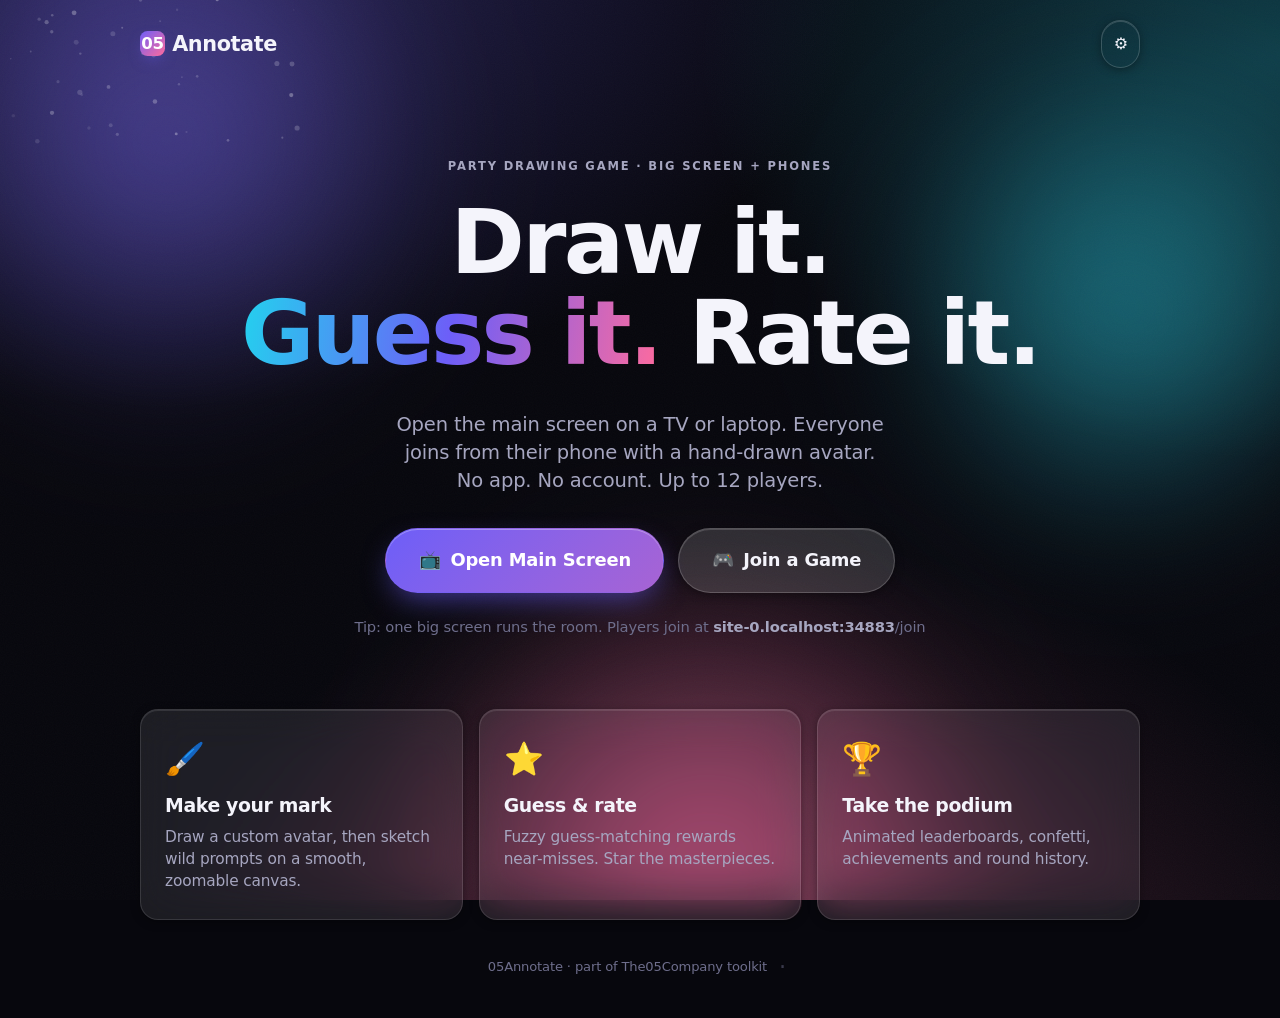
<file: index.html>
<!DOCTYPE html>
<html lang="en" data-theme="dark">
<head>
  <meta charset="UTF-8" />
  <meta name="viewport" content="width=device-width, initial-scale=1, viewport-fit=cover, maximum-scale=5" />
  <meta name="theme-color" content="#07070d" />
  <meta name="description" content="05Annotate — a premium party drawing & guessing game. Big screen plus phones. No app, no account." />
  <meta name="apple-mobile-web-app-capable" content="yes" />
  <meta name="apple-mobile-web-app-status-bar-style" content="black-translucent" />
  <title>05Annotate — draw, guess, laugh</title>
  <link rel="icon" href="icon.svg" type="image/svg+xml" />
  <link rel="manifest" href="manifest.webmanifest" />
  <link rel="stylesheet" href="base.css" />
  <link rel="stylesheet" href="home.css" />
</head>
<body>
  <div class="bg" aria-hidden="true">
    <div class="bg__blob a"></div><div class="bg__blob b"></div><div class="bg__blob c"></div>
  </div>
  <canvas class="particles" id="particles" aria-hidden="true"></canvas>

  <main class="home">
    <header class="home__top rise">
      <a class="wordmark home__logo" href="./" aria-label="05Annotate home">
        <span class="o5">05</span><span>Annotate</span>
      </a>
      <button class="btn btn--ghost btn--icon" id="settingsBtn" aria-label="Settings" title="Settings">⚙︎</button>
    </header>

    <section class="hero">
      <p class="eyebrow rise d1">Party drawing game · big screen + phones</p>
      <h1 class="hero__title display rise d1">
        Draw it.<br><span class="gradient-text">Guess it.</span> Rate it.
      </h1>
      <p class="hero__sub muted rise d2">
        Open the main screen on a TV or laptop. Everyone joins from their phone with a
        hand-drawn avatar. No app. No account. Up to 12 players.
      </p>

      <div class="hero__cta rise d3">
        <a class="btn btn--primary btn--lg" href="main.html">
          <span aria-hidden="true">📺</span> Open Main Screen
        </a>
        <a class="btn btn--lg" href="join.html">
          <span aria-hidden="true">🎮</span> Join a Game
        </a>
      </div>

      <p class="hero__hint faint rise d4">
        Tip: one big screen runs the room. Players join at
        <strong id="joinHost">this site</strong><span>/join</span>
      </p>
    </section>

    <section class="home__cards">
      <article class="card feature rise" style="--i:0">
        <div class="feature__icon">🖌️</div>
        <h3>Make your mark</h3>
        <p class="muted">Draw a custom avatar, then sketch wild prompts on a smooth, zoomable canvas.</p>
      </article>
      <article class="card feature rise" style="--i:1">
        <div class="feature__icon">⭐</div>
        <h3>Guess &amp; rate</h3>
        <p class="muted">Fuzzy guess-matching rewards near-misses. Star the masterpieces.</p>
      </article>
      <article class="card feature rise" style="--i:2">
        <div class="feature__icon">🏆</div>
        <h3>Take the podium</h3>
        <p class="muted">Animated leaderboards, confetti, achievements and round history.</p>
      </article>
    </section>

    <section class="card stats-peek" id="statsPeek" hidden>
      <h3 class="stats-peek__title">Your stats</h3>
      <div class="stats-grid" id="statsGrid"></div>
      <div class="achv-row" id="achvRow"></div>
    </section>

    <footer class="home__foot faint">
      <span>05Annotate · part of The05Company toolkit</span>
      <button class="linklike" id="eggBtn" aria-label="?">·</button>
    </footer>
  </main>

  <!-- Settings sheet -->
  <div class="sheet-scrim" id="settingsScrim" hidden></div>
  <aside class="sheet glass" id="settingsSheet" role="dialog" aria-modal="true" aria-label="Settings" hidden>
    <div class="sheet__grab"></div>
    <h2 class="sheet__title">Settings</h2>
    <div class="sheet__row">
      <span>Appearance</span>
      <div class="seg" id="themeSeg" role="group" aria-label="Theme">
        <button data-theme="dark" class="seg__btn">Dark</button>
        <button data-theme="light" class="seg__btn">Light</button>
      </div>
    </div>
    <label class="sheet__row"><span>Sound effects</span>
      <span class="switch"><input type="checkbox" id="setSound"><span class="switch__track"><span class="switch__thumb"></span></span></span></label>
    <label class="sheet__row"><span>Background music <small class="faint">(main screen)</small></span>
      <span class="switch"><input type="checkbox" id="setMusic"><span class="switch__track"><span class="switch__thumb"></span></span></span></label>
    <label class="sheet__row"><span>Haptics</span>
      <span class="switch"><input type="checkbox" id="setHaptics"><span class="switch__track"><span class="switch__thumb"></span></span></span></label>
    <label class="sheet__row"><span>Motion &amp; animation</span>
      <span class="switch"><input type="checkbox" id="setMotion"><span class="switch__track"><span class="switch__thumb"></span></span></span></label>
    <label class="sheet__row"><span>Performance mode <small class="faint">(less blur)</small></span>
      <span class="switch"><input type="checkbox" id="setPerf"><span class="switch__track"><span class="switch__thumb"></span></span></span></label>
    <button class="btn btn--ghost btn--block" id="resetData">Reset local stats</button>
    <button class="btn btn--block" id="closeSettings">Done</button>
  </aside>

  <script src="util.js"></script>
  <script src="store.js"></script>
  <script src="audio.js"></script>
  <script src="confetti.js"></script>
  <script src="home.js"></script>
</body>
</html>
</file>
<file: base.css>
/* ============================================================================
   05Annotate — base.css
   Shared design system: tokens, themes, glass surfaces, typography, controls.
   Apple-inspired: depth, blur, spring motion, restraint.
   ========================================================================== */

/* ----- Design tokens ----------------------------------------------------- */
:root {
  /* Brand / accents */
  --brand:        #6d5ef8;   /* electric indigo  */
  --brand-2:      #22d3ee;   /* cyan             */
  --brand-3:      #ff6b9d;   /* coral pink       */
  --brand-warm:   #fb923c;   /* warm amber       */
  --good:         #34d399;
  --bad:          #fb7185;
  --star:         #ffd84d;

  /* Dark theme surfaces (default) */
  --bg-0:         #07070d;
  --bg-1:         #0b0b14;
  --bg-2:         #11111d;
  --text:         #f4f4fb;
  --text-dim:     #a6a6c0;
  --text-faint:   #6e6e8c;
  --line:         rgba(255,255,255,.10);
  --line-strong:  rgba(255,255,255,.18);

  /* Glass */
  --glass:        rgba(255,255,255,.055);
  --glass-2:      rgba(255,255,255,.085);
  --glass-hi:     rgba(255,255,255,.14);
  --glass-blur:   22px;
  --glass-border: rgba(255,255,255,.12);
  --shadow-sm:    0 2px 10px rgba(0,0,0,.35);
  --shadow:       0 18px 50px -12px rgba(0,0,0,.6);
  --shadow-lg:    0 40px 90px -20px rgba(0,0,0,.7);

  /* Type */
  --font: "SF Pro Display", "SF Pro Text", -apple-system, BlinkMacSystemFont,
          "Segoe UI", system-ui, "Helvetica Neue", Arial, sans-serif;
  --font-round: ui-rounded, "SF Pro Rounded", var(--font);
  --mono: "SF Mono", ui-monospace, "JetBrains Mono", Menlo, Consolas, monospace;

  /* Radii */
  --r-sm: 12px;
  --r:    18px;
  --r-lg: 26px;
  --r-xl: 34px;
  --r-pill: 999px;

  /* Motion — spring-ish cubic beziers */
  --ease:        cubic-bezier(.4, .0, .2, 1);
  --spring:      cubic-bezier(.34, 1.56, .64, 1);    /* overshoot */
  --spring-soft: cubic-bezier(.22, 1, .36, 1);
  --t-fast: .16s;
  --t:      .28s;
  --t-slow: .5s;

  /* Layout */
  --pad: clamp(16px, 4vw, 40px);
  --safe-b: env(safe-area-inset-bottom, 0px);
  --safe-t: env(safe-area-inset-top, 0px);
}

/* Light theme */
:root[data-theme="light"] {
  --bg-0:   #eef0f7;
  --bg-1:   #f6f7fb;
  --bg-2:   #ffffff;
  --text:   #14141f;
  --text-dim:   #545473;
  --text-faint: #8a8aa6;
  --line:        rgba(20,20,40,.10);
  --line-strong: rgba(20,20,40,.16);
  --glass:        rgba(255,255,255,.6);
  --glass-2:      rgba(255,255,255,.75);
  --glass-hi:     rgba(255,255,255,.92);
  --glass-border: rgba(255,255,255,.7);
  --shadow-sm:    0 2px 10px rgba(40,40,80,.12);
  --shadow:       0 18px 50px -12px rgba(60,60,110,.22);
  --shadow-lg:    0 40px 90px -20px rgba(60,60,110,.28);
}

/* ----- Reset ------------------------------------------------------------- */
*, *::before, *::after { box-sizing: border-box; }
* { margin: 0; -webkit-tap-highlight-color: transparent; }
html { -webkit-text-size-adjust: 100%; text-size-adjust: 100%; }

html, body { height: 100%; }
body {
  font-family: var(--font);
  color: var(--text);
  background: var(--bg-0);
  line-height: 1.45;
  letter-spacing: -0.01em;
  -webkit-font-smoothing: antialiased;
  text-rendering: optimizeLegibility;
  overflow-x: hidden;
  overscroll-behavior: none;
}

img, canvas, svg { display: block; max-width: 100%; }
button, input, textarea, select { font: inherit; color: inherit; }
button { cursor: pointer; border: 0; background: none; }
a { color: var(--brand-2); text-decoration: none; }
::selection { background: var(--brand); color: #fff; }

/* ----- Aurora / stage background ---------------------------------------- */
.bg {
  position: fixed; inset: 0; z-index: -2;
  background:
    radial-gradient(1200px 800px at 12% -8%, color-mix(in srgb, var(--brand) 32%, transparent), transparent 60%),
    radial-gradient(1000px 700px at 100% 6%, color-mix(in srgb, var(--brand-2) 26%, transparent), transparent 58%),
    radial-gradient(1100px 900px at 60% 120%, color-mix(in srgb, var(--brand-3) 24%, transparent), transparent 60%),
    var(--bg-0);
  overflow: hidden;
}
.bg__blob {
  position: absolute; border-radius: 50%;
  filter: blur(60px); opacity: .5; mix-blend-mode: screen;
  animation: drift 26s var(--ease) infinite alternate;
  will-change: transform;
}
:root[data-theme="light"] .bg__blob { mix-blend-mode: multiply; opacity: .35; }
.bg__blob.a { width: 46vmax; height: 46vmax; left: -10vmax; top: -12vmax;
  background: radial-gradient(circle, var(--brand), transparent 70%); }
.bg__blob.b { width: 40vmax; height: 40vmax; right: -8vmax; top: 4vmax;
  background: radial-gradient(circle, var(--brand-2), transparent 70%); animation-duration: 32s; }
.bg__blob.c { width: 50vmax; height: 50vmax; left: 30vmax; bottom: -22vmax;
  background: radial-gradient(circle, var(--brand-3), transparent 70%); animation-duration: 38s; }
@keyframes drift {
  0%   { transform: translate3d(0,0,0) scale(1); }
  100% { transform: translate3d(6vmax,4vmax,0) scale(1.18); }
}
/* Grain to kill banding */
.bg::after {
  content: ""; position: absolute; inset: 0; opacity: .03; pointer-events: none;
  background-image: url("data:image/svg+xml,%3Csvg xmlns='http://www.w3.org/2000/svg' width='80' height='80'%3E%3Cfilter id='n'%3E%3CfeTurbulence type='fractalNoise' baseFrequency='.9' numOctaves='2'/%3E%3C/filter%3E%3Crect width='100%25' height='100%25' filter='url(%23n)'/%3E%3C/svg%3E");
}

/* ----- Glass surface ----------------------------------------------------- */
.glass {
  background: var(--glass);
  border: 1px solid var(--glass-border);
  backdrop-filter: blur(var(--glass-blur)) saturate(160%);
  -webkit-backdrop-filter: blur(var(--glass-blur)) saturate(160%);
  box-shadow: var(--shadow), inset 0 1px 0 rgba(255,255,255,.14);
  border-radius: var(--r-lg);
}
.card {
  background: var(--glass-2);
  border: 1px solid var(--glass-border);
  backdrop-filter: blur(var(--glass-blur)) saturate(150%);
  -webkit-backdrop-filter: blur(var(--glass-blur)) saturate(150%);
  border-radius: var(--r);
  box-shadow: var(--shadow-sm), inset 0 1px 0 rgba(255,255,255,.1);
}

/* ----- Typography helpers ------------------------------------------------ */
.display {
  font-family: var(--font-round);
  font-weight: 800; letter-spacing: -0.03em; line-height: 1.02;
}
.eyebrow {
  font-size: .72rem; font-weight: 700; letter-spacing: .16em;
  text-transform: uppercase; color: var(--text-dim);
}
.muted { color: var(--text-dim); }
.faint { color: var(--text-faint); }
.gradient-text {
  background: linear-gradient(100deg, var(--brand-2), var(--brand), var(--brand-3));
  -webkit-background-clip: text; background-clip: text; color: transparent;
}

/* ----- Buttons ----------------------------------------------------------- */
.btn {
  --b: var(--glass-hi);
  display: inline-flex; align-items: center; justify-content: center; gap: .55em;
  padding: .85em 1.35em; border-radius: var(--r-pill);
  font-weight: 650; font-size: 1rem; letter-spacing: -0.01em;
  background: var(--b);
  border: 1px solid var(--line-strong);
  color: var(--text);
  transition: transform var(--t-fast) var(--spring),
              filter var(--t-fast) var(--ease),
              box-shadow var(--t) var(--ease), background var(--t) var(--ease);
  box-shadow: var(--shadow-sm), inset 0 1px 0 rgba(255,255,255,.16);
  user-select: none; touch-action: manipulation;
}
.btn:hover { transform: translateY(-1px); filter: brightness(1.06); }
.btn:active { transform: scale(.96); }
.btn:focus-visible { outline: 3px solid var(--brand-2); outline-offset: 3px; }
.btn--lg { padding: 1.05em 1.8em; font-size: 1.12rem; }
.btn--block { width: 100%; }
.btn--primary {
  background: linear-gradient(135deg, var(--brand), color-mix(in srgb, var(--brand) 60%, var(--brand-3)));
  color: #fff; border-color: transparent;
  box-shadow: 0 12px 30px -8px color-mix(in srgb, var(--brand) 60%, transparent),
              inset 0 1px 0 rgba(255,255,255,.3);
}
.btn--accent {
  background: linear-gradient(135deg, var(--brand-2), var(--brand));
  color: #04121a; border-color: transparent;
}
.btn--ghost { background: transparent; border-color: var(--line-strong); }
.btn--danger { background: color-mix(in srgb, var(--bad) 22%, transparent); border-color: color-mix(in srgb, var(--bad) 50%, transparent); color: #ffe1e6; }
.btn--icon { padding: .7em; aspect-ratio: 1; border-radius: var(--r-pill); }
.btn:disabled { opacity: .42; pointer-events: none; }

/* ----- Inputs ------------------------------------------------------------ */
.field {
  width: 100%; padding: 1em 1.1em; border-radius: var(--r);
  background: var(--glass); border: 1px solid var(--line-strong);
  color: var(--text); font-size: 1.05rem; transition: border-color var(--t), background var(--t), box-shadow var(--t);
  backdrop-filter: blur(10px);
}
.field::placeholder { color: var(--text-faint); }
.field:focus {
  outline: none; border-color: var(--brand);
  box-shadow: 0 0 0 4px color-mix(in srgb, var(--brand) 25%, transparent);
}
.field--code {
  text-align: center; letter-spacing: .5em; font-family: var(--mono);
  font-size: 1.8rem; font-weight: 700; text-transform: uppercase; padding-left: .6em;
}

/* ----- Toggle / switch --------------------------------------------------- */
.switch { position: relative; display: inline-flex; align-items: center; gap: .7em; cursor: pointer; user-select: none; }
.switch input { position: absolute; opacity: 0; pointer-events: none; }
.switch__track {
  width: 50px; height: 30px; border-radius: 999px; padding: 3px;
  background: var(--glass-hi); border: 1px solid var(--line-strong);
  transition: background var(--t) var(--ease);
}
.switch__thumb {
  width: 24px; height: 24px; border-radius: 50%; background: #fff;
  box-shadow: 0 2px 6px rgba(0,0,0,.35);
  transition: transform var(--t) var(--spring);
}
.switch input:checked + .switch__track { background: linear-gradient(135deg, var(--brand-2), var(--brand)); border-color: transparent; }
.switch input:checked + .switch__track .switch__thumb { transform: translateX(20px); }
.switch input:focus-visible + .switch__track { outline: 3px solid var(--brand-2); outline-offset: 2px; }

/* ----- Chips ------------------------------------------------------------- */
.chip {
  display: inline-flex; align-items: center; gap: .4em;
  padding: .45em .85em; border-radius: var(--r-pill);
  background: var(--glass); border: 1px solid var(--line);
  font-size: .85rem; font-weight: 600; color: var(--text-dim);
}
.chip--on { background: color-mix(in srgb, var(--brand) 28%, transparent); color: #fff; border-color: transparent; }

/* ----- Persistent room code (bottom-right) ------------------------------- */
.room-tag {
  position: fixed; right: calc(14px + env(safe-area-inset-right,0px));
  bottom: calc(14px + var(--safe-b)); z-index: 60;
  display: flex; align-items: center; gap: .5em;
  padding: .5em .8em; border-radius: var(--r-pill);
  background: var(--glass-2); border: 1px solid var(--glass-border);
  backdrop-filter: blur(14px); box-shadow: var(--shadow-sm);
  font-family: var(--mono); font-weight: 700; letter-spacing: .12em; font-size: .9rem;
}
.room-tag small { font-family: var(--font); letter-spacing: .12em; color: var(--text-dim); font-size: .62rem; text-transform: uppercase; }

/* ----- Toast ------------------------------------------------------------- */
.toast-host { position: fixed; left: 50%; bottom: calc(24px + var(--safe-b)); transform: translateX(-50%); z-index: 200; display: flex; flex-direction: column; gap: 10px; align-items: center; pointer-events: none; width: min(92vw, 460px); }
.toast {
  pointer-events: auto; padding: .85em 1.2em; border-radius: var(--r-pill);
  background: var(--glass-hi); border: 1px solid var(--glass-border);
  backdrop-filter: blur(18px); box-shadow: var(--shadow);
  font-weight: 600; font-size: .95rem; max-width: 100%;
  animation: toast-in .4s var(--spring) both;
}
.toast.out { animation: toast-out .3s var(--ease) forwards; }
.toast--bad { border-color: color-mix(in srgb, var(--bad) 60%, transparent); }
.toast--good { border-color: color-mix(in srgb, var(--good) 60%, transparent); }
@keyframes toast-in  { from { opacity: 0; transform: translateY(16px) scale(.92); } }
@keyframes toast-out { to   { opacity: 0; transform: translateY(10px) scale(.96); } }

/* ----- Spinner / dots ---------------------------------------------------- */
.dots { display: inline-flex; gap: 6px; }
.dots i { width: 8px; height: 8px; border-radius: 50%; background: currentColor; opacity: .5; animation: dot 1.1s var(--ease) infinite; }
.dots i:nth-child(2){ animation-delay: .15s; } .dots i:nth-child(3){ animation-delay: .3s; }
@keyframes dot { 0%,100%{ transform: translateY(0); opacity:.4 } 40%{ transform: translateY(-6px); opacity:1 } }

/* ----- Entrance utility -------------------------------------------------- */
.rise { animation: rise .6s var(--spring-soft) both; }
.rise.d1 { animation-delay: .06s; } .rise.d2 { animation-delay: .12s; }
.rise.d3 { animation-delay: .18s; } .rise.d4 { animation-delay: .24s; }
@keyframes rise { from { opacity: 0; transform: translateY(22px); } }

.pop { animation: pop .45s var(--spring) both; }
@keyframes pop { from { opacity: 0; transform: scale(.8); } }

/* ----- Screen switching -------------------------------------------------- */
.screen { display: none; }
.screen.active { display: block; animation: screen-in .45s var(--spring-soft) both; }
@keyframes screen-in { from { opacity: 0; transform: translateY(14px) scale(.99); } }

.hidden { display: none !important; }
.sr-only { position: absolute; width: 1px; height: 1px; padding: 0; margin: -1px; overflow: hidden; clip: rect(0,0,0,0); white-space: nowrap; border: 0; }

/* ----- Wordmark ---------------------------------------------------------- */
.wordmark { display: inline-flex; align-items: center; gap: .5ch; font-family: var(--font-round); font-weight: 800; letter-spacing: -0.02em; }
.wordmark .o5 {
  display: inline-grid; place-items: center; width: 1.5em; height: 1.5em; border-radius: 30%;
  background: linear-gradient(135deg, var(--brand), var(--brand-3)); color: #fff; font-size: .8em;
  box-shadow: 0 6px 16px -6px color-mix(in srgb, var(--brand) 70%, transparent);
}

/* ----- Layout helpers ---------------------------------------------------- */
.center-page { min-height: 100svh; display: grid; place-items: center; padding: var(--pad); padding-bottom: calc(var(--pad) + var(--safe-b)); }
.stack { display: flex; flex-direction: column; }
.row { display: flex; align-items: center; }
.gap-s { gap: 8px; } .gap { gap: 14px; } .gap-l { gap: 22px; }
.wrap { flex-wrap: wrap; }

/* ----- Reduced motion ---------------------------------------------------- */
:root[data-motion="off"] *,
@media (prefers-reduced-motion: reduce) {
  *, *::before, *::after {
    animation-duration: .001ms !important; animation-iteration-count: 1 !important;
    transition-duration: .001ms !important; scroll-behavior: auto !important;
  }
}
:root[data-motion="off"] .bg__blob { animation: none; }

/* ----- Performance mode (drops blur/particles) --------------------------- */
:root[data-perf="on"] .glass, :root[data-perf="on"] .card,
:root[data-perf="on"] .room-tag, :root[data-perf="on"] .toast {
  backdrop-filter: none; -webkit-backdrop-filter: none; background: var(--bg-2);
}
:root[data-perf="on"] .bg__blob { filter: blur(30px); animation: none; }
:root[data-perf="on"] .particles { display: none; }

/* ----------------------------------------------------------------------------
   Robust hidden: the `hidden` HTML attribute must always win over component
   `display` rules (.sheet, .hostpanel, .result-badge, .netpill, etc. all set
   display, which silently overrode the UA [hidden] rule). This one line keeps
   every `hidden` toggle in the app honest.
   ------------------------------------------------------------------------- */
[hidden] { display: none !important; }
</file>
<file: home.css>
/* ============================================================================
   home.css — homepage + shared sheet / segmented control styles.
   ========================================================================== */
.particles { position: fixed; inset: 0; z-index: -1; pointer-events: none; }

.home { max-width: 1080px; margin: 0 auto; padding: calc(20px + var(--safe-t)) var(--pad) calc(40px + var(--safe-b)); }

.home__top { display: flex; align-items: center; justify-content: space-between; gap: 12px; }
.home__logo { font-size: 1.3rem; color: var(--text); }

.hero { text-align: center; padding: clamp(40px, 10vh, 110px) 0 clamp(30px, 6vh, 60px); }
.hero__title { font-size: clamp(2.6rem, 9vw, 5.6rem); margin: .25em 0 .35em; }
.hero__sub { max-width: 40ch; margin: 0 auto; font-size: clamp(1rem, 2.4vw, 1.22rem); }
.hero__cta { display: flex; gap: 14px; justify-content: center; flex-wrap: wrap; margin: 2em 0 1.4em; }
.hero__hint { font-size: .92rem; }
.hero__hint strong { color: var(--text-dim); font-weight: 700; }

.home__cards { display: grid; grid-template-columns: repeat(auto-fit, minmax(220px, 1fr)); gap: 16px; margin-top: 18px; }
.feature { padding: 26px 24px; animation-delay: calc(.3s + var(--i) * .08s); }
.feature__icon { font-size: 2rem; margin-bottom: 10px; }
.feature h3 { font-size: 1.18rem; margin-bottom: 6px; letter-spacing: -0.02em; }
.feature p { font-size: .96rem; }

.stats-peek { margin-top: 22px; padding: 24px; }
.stats-peek__title { font-size: 1.1rem; margin-bottom: 16px; letter-spacing: -0.02em; }
.stats-grid { display: grid; grid-template-columns: repeat(auto-fit, minmax(110px, 1fr)); gap: 12px; }
.stat { text-align: center; padding: 14px 8px; border-radius: var(--r-sm); background: var(--glass); border: 1px solid var(--line); }
.stat__n { font-family: var(--font-round); font-weight: 800; font-size: 1.6rem; letter-spacing: -0.03em; }
.stat__l { font-size: .72rem; color: var(--text-dim); text-transform: uppercase; letter-spacing: .08em; }
.achv-row { display: flex; gap: 10px; flex-wrap: wrap; margin-top: 16px; }
.achv { display: grid; place-items: center; width: 46px; height: 46px; border-radius: 14px; font-size: 1.3rem;
  background: var(--glass); border: 1px solid var(--line); filter: grayscale(1) opacity(.4); transition: filter var(--t), transform var(--t) var(--spring); }
.achv.on { filter: none; background: color-mix(in srgb, var(--brand) 22%, transparent); border-color: transparent; }
.achv.on:hover { transform: translateY(-3px) scale(1.05); }

.home__foot { display: flex; align-items: center; justify-content: center; gap: 6px; margin-top: 36px; font-size: .82rem; text-align: center; }
.linklike { color: inherit; opacity: .5; font-size: 1.4rem; line-height: 1; padding: 0 6px; }

/* ----- Segmented control ------------------------------------------------- */
.seg { display: inline-flex; padding: 3px; gap: 3px; border-radius: var(--r-pill); background: var(--glass); border: 1px solid var(--line); }
.seg__btn { padding: .5em 1.1em; border-radius: var(--r-pill); font-weight: 650; font-size: .92rem; color: var(--text-dim); transition: color var(--t), background var(--t); }
.seg__btn.on { background: var(--glass-hi); color: var(--text); box-shadow: var(--shadow-sm); }

/* ----- Bottom sheet (settings) ------------------------------------------- */
.sheet-scrim { position: fixed; inset: 0; z-index: 90; background: rgba(0,0,0,.5); backdrop-filter: blur(4px); animation: fade .25s var(--ease) both; }
@keyframes fade { from { opacity: 0; } }
.sheet {
  position: fixed; z-index: 100; left: 50%; bottom: 0; transform: translateX(-50%);
  width: min(520px, 100%); padding: 10px var(--pad) calc(22px + var(--safe-b));
  border-radius: var(--r-xl) var(--r-xl) 0 0; display: flex; flex-direction: column; gap: 6px;
  animation: sheet-up .42s var(--spring-soft) both;
}
@keyframes sheet-up { from { transform: translate(-50%, 100%); } }
.sheet__grab { width: 42px; height: 5px; border-radius: 99px; background: var(--line-strong); margin: 6px auto 12px; }
.sheet__title { font-size: 1.3rem; margin-bottom: 8px; letter-spacing: -0.02em; font-family: var(--font-round); font-weight: 800; }
.sheet__row { display: flex; align-items: center; justify-content: space-between; gap: 14px; padding: 14px 4px; border-bottom: 1px solid var(--line); cursor: pointer; }
.sheet__row:last-of-type { border-bottom: 0; }
.sheet .btn { margin-top: 8px; }

@media (min-width: 720px) {
  .sheet { bottom: 24px; border-radius: var(--r-xl); }
}
</file>
